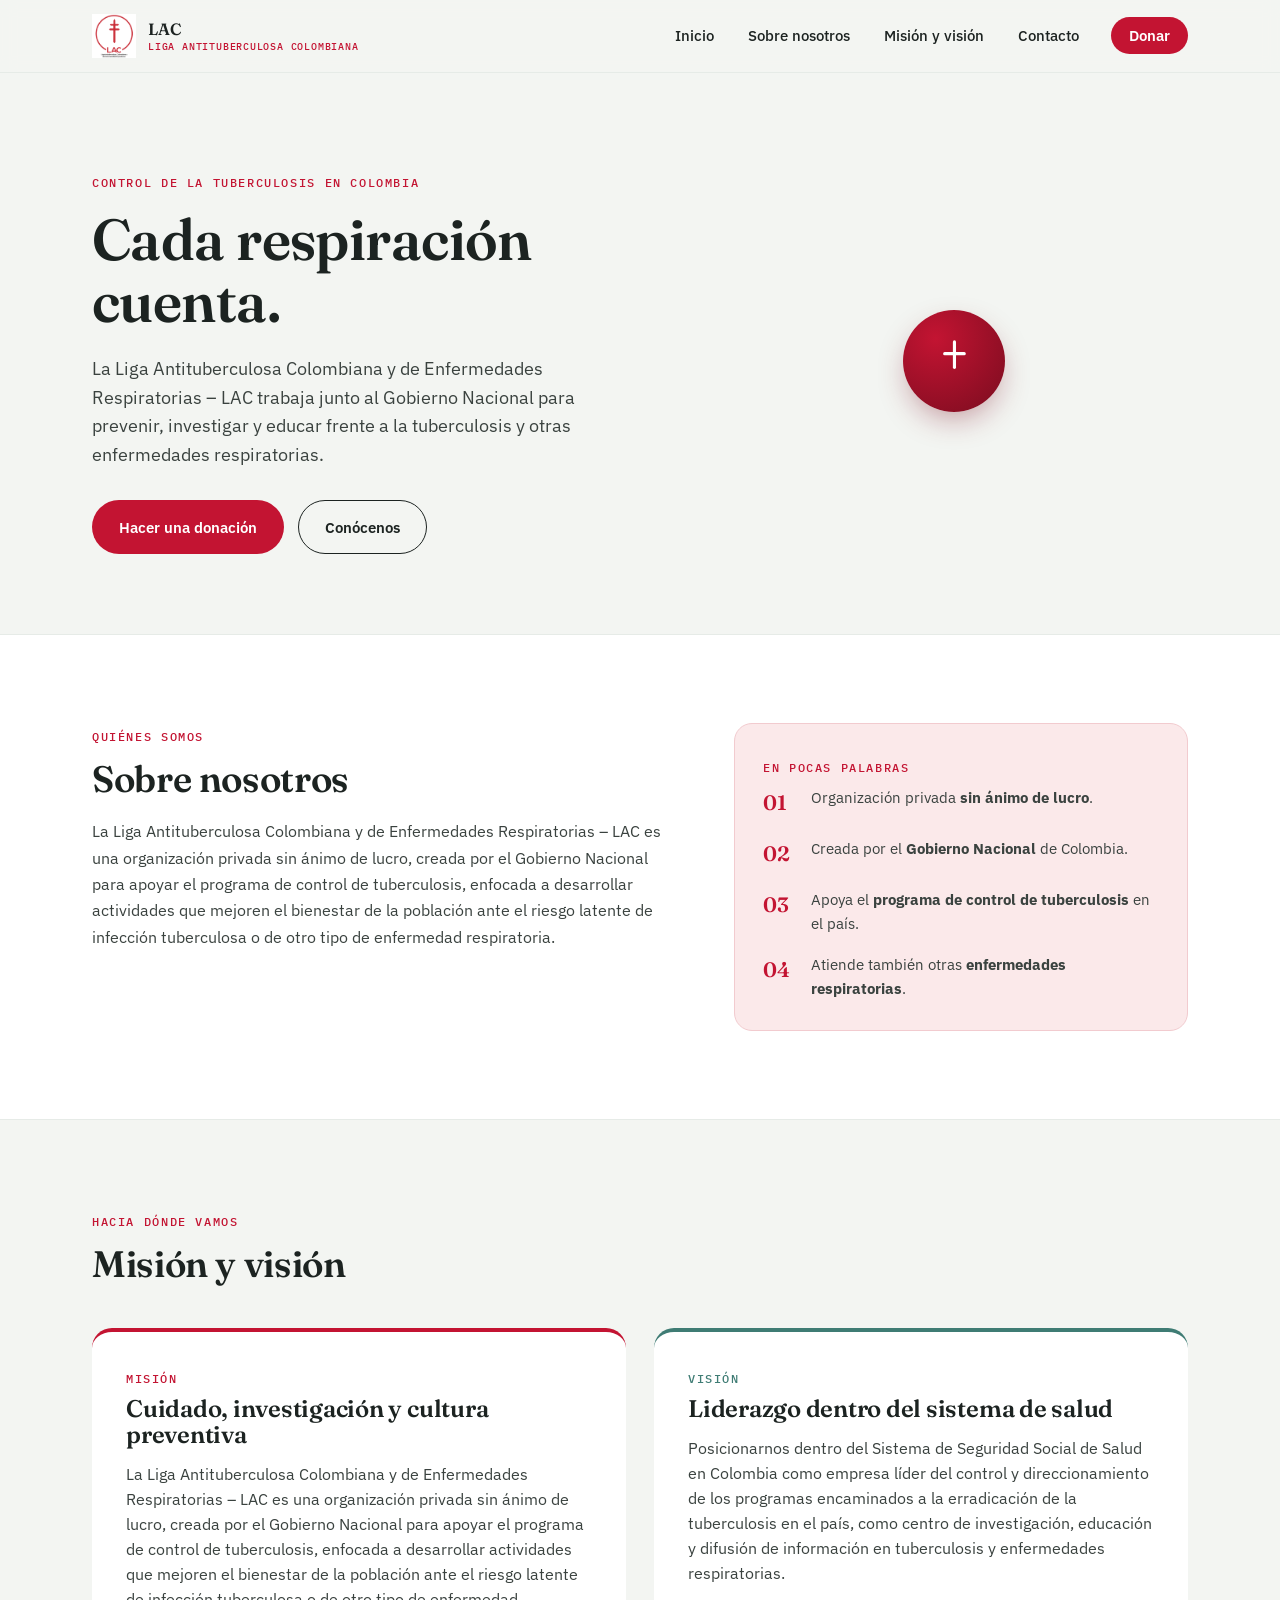
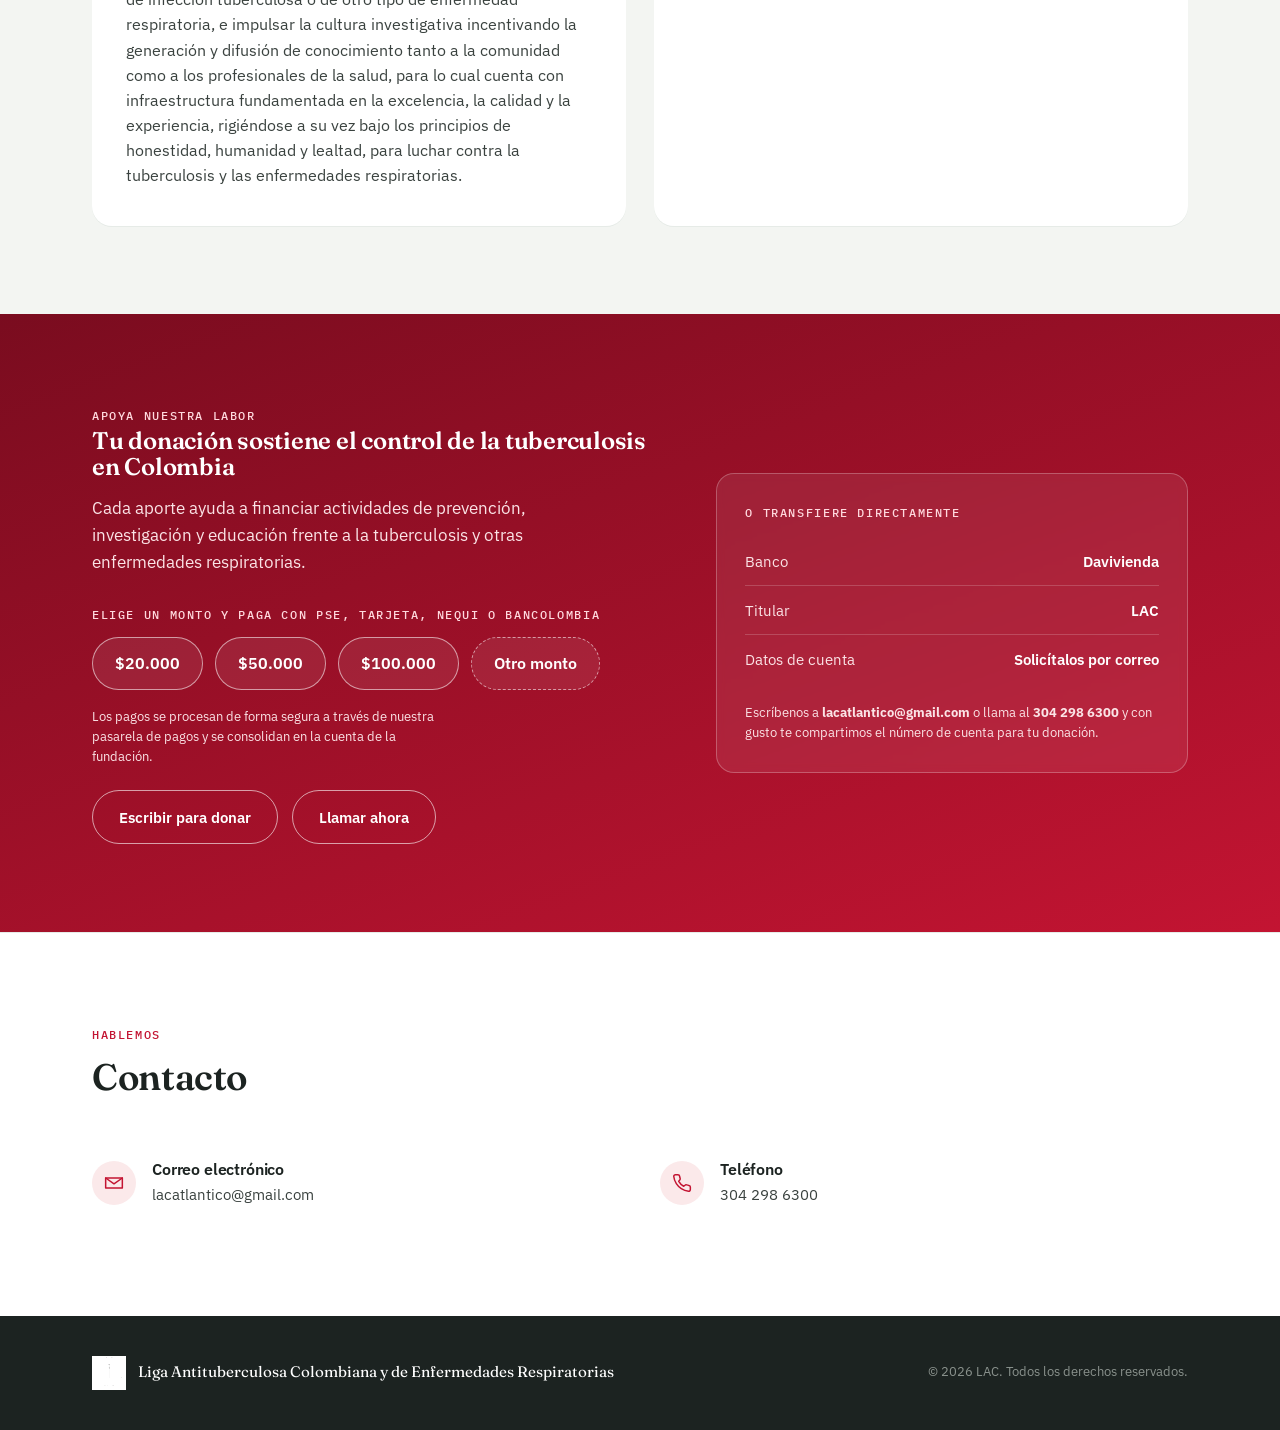
<file: index-2.html>
<!DOCTYPE html>
<html lang="es">
<head>
<meta charset="UTF-8">
<meta name="viewport" content="width=device-width, initial-scale=1.0">
<title>LAC — Liga Antituberculosa Colombiana y de Enfermedades Respiratorias</title>
<link rel="preconnect" href="https://fonts.googleapis.com">
<link href="https://fonts.googleapis.com/css2?family=Fraunces:opsz,wght@9..144,400;9..144,500;9..144,600;9..144,700&family=IBM+Plex+Sans:wght@400;500;600;700&family=IBM+Plex+Mono:wght@500&display=swap" rel="stylesheet">
<style>
  :root{
    --red: #C31432;
    --red-dark: #7A0C1F;
    --red-tint: #FBE9EA;
    --ink: #1C2321;
    --paper: #F3F5F2;
    --mist: #E6EBE7;
    --breath: #3F7C74;
    --white: #FFFFFF;
    --max: 1160px;
  }
  *{box-sizing:border-box; margin:0; padding:0;}
  html{scroll-behavior:smooth;}
  body{
    font-family:'IBM Plex Sans', sans-serif;
    color:var(--ink);
    background:var(--paper);
    line-height:1.6;
    -webkit-font-smoothing:antialiased;
  }
  img{max-width:100%; display:block;}
  a{color:inherit;}
  h1,h2,h3{font-family:'Fraunces', serif; font-weight:600; line-height:1.08; letter-spacing:-0.01em;}
  .eyebrow{
    font-family:'IBM Plex Mono', monospace;
    font-size:0.72rem;
    letter-spacing:0.14em;
    text-transform:uppercase;
    color:var(--red);
    font-weight:500;
  }
  .wrap{max-width:var(--max); margin:0 auto; padding:0 32px;}
  @media (max-width:640px){ .wrap{padding:0 20px;} }

  /* skip link */
  .skip-link{position:absolute; left:-999px; top:0; background:var(--red); color:white; padding:10px 16px; z-index:999;}
  .skip-link:focus{left:12px; top:12px;}

  /* header */
  header{
    position:sticky; top:0; z-index:100;
    background:rgba(243,245,242,0.92);
    backdrop-filter:blur(8px);
    border-bottom:1px solid var(--mist);
  }
  .nav-inner{
    display:flex; align-items:center; justify-content:space-between;
    padding:14px 32px; max-width:var(--max); margin:0 auto;
  }
  .brand{display:flex; align-items:center; gap:12px; text-decoration:none;}
  .brand img{height:44px; width:auto;}
  .brand-text{font-family:'Fraunces', serif; font-weight:600; font-size:1.02rem; line-height:1.15; color:var(--ink);}
  .brand-text span{display:block; font-family:'IBM Plex Mono', monospace; font-weight:500; font-size:0.62rem; letter-spacing:0.08em; text-transform:uppercase; color:var(--red); margin-top:2px;}
  nav ul{display:flex; gap:30px; list-style:none;}
  nav a{
    font-size:0.92rem; font-weight:500; text-decoration:none; color:var(--ink);
    padding:6px 2px; border-bottom:2px solid transparent; transition:border-color .2s, color .2s;
  }
  nav a:hover, nav a:focus-visible{border-color:var(--red); color:var(--red-dark);}
  .nav-cta{
    background:var(--red); color:white !important; padding:9px 18px !important;
    border-radius:100px; font-weight:600 !important; border:none !important;
  }
  .nav-cta:hover{background:var(--red-dark);}
  .menu-toggle{display:none;}
  @media (max-width:860px){
    nav ul{position:fixed; inset:64px 0 auto 0; background:var(--white); flex-direction:column; gap:0; border-bottom:1px solid var(--mist);
      transform:translateY(-120%); transition:transform .25s ease; padding:8px 0;}
    nav ul.open{transform:translateY(0);}
    nav ul li{width:100%;}
    nav a{display:block; padding:14px 32px; border-bottom:1px solid var(--mist); border-left:0;}
    .nav-cta{margin:14px 32px; text-align:center;}
    .menu-toggle{display:block; background:none; border:none; font-size:1.6rem; cursor:pointer; color:var(--ink); line-height:1;}
  }

  /* hero */
  .hero{position:relative; overflow:hidden; padding:96px 0 80px;}
  .hero-grid{display:grid; grid-template-columns:1.1fr 0.9fr; gap:56px; align-items:center;}
  @media (max-width:860px){ .hero-grid{grid-template-columns:1fr;} .hero{padding:56px 0 48px;} }
  .hero h1{font-size:clamp(2.3rem, 5vw, 3.6rem); margin:14px 0 22px; color:var(--ink);}
  .hero p.lead{font-size:1.12rem; max-width:46ch; color:#3A423F; margin-bottom:30px;}
  .btn-row{display:flex; gap:14px; flex-wrap:wrap;}
  .btn{
    display:inline-flex; align-items:center; gap:8px; padding:14px 26px; border-radius:100px;
    font-weight:600; font-size:0.95rem; text-decoration:none; border:1.5px solid transparent; cursor:pointer;
    transition:transform .15s ease, background .2s, color .2s, border-color .2s;
  }
  .btn:hover{transform:translateY(-1px);}
  .btn-primary{background:var(--red); color:white;}
  .btn-primary:hover{background:var(--red-dark);}
  .btn-ghost{border-color:var(--ink); color:var(--ink); background:transparent;}
  .btn-ghost:hover{border-color:var(--red); color:var(--red-dark);}

  /* breathing rings signature */
  .breath-wrap{
    position:relative; aspect-ratio:1/1; max-width:420px; margin:0 auto;
    display:flex; align-items:center; justify-content:center;
  }
  .ring{
    position:absolute; border-radius:50%; border:1.5px solid var(--red);
    opacity:0; animation:breathe 6s ease-in-out infinite;
  }
  .ring.r1{width:38%; height:38%; animation-delay:0s;}
  .ring.r2{width:38%; height:38%; animation-delay:1.5s;}
  .ring.r3{width:38%; height:38%; animation-delay:3s;}
  .ring.r4{width:38%; height:38%; animation-delay:4.5s;}
  @keyframes breathe{
    0%{ transform:scale(1); opacity:0; border-color:var(--red);}
    12%{ opacity:0.55; }
    55%{ transform:scale(2.6); opacity:0; border-color:var(--breath);}
    100%{ opacity:0; transform:scale(2.6);}
  }
  .breath-core{
    position:relative; z-index:2; width:34%; height:34%; border-radius:50%;
    background:radial-gradient(circle at 32% 28%, var(--red) 0%, var(--red-dark) 100%);
    display:flex; align-items:center; justify-content:center;
    box-shadow:0 12px 32px -8px rgba(122,12,31,0.45);
  }
  .breath-core svg{width:46%; height:46%;}
  @media (prefers-reduced-motion: reduce){
    .ring{animation:none; opacity:0.25;}
  }

  /* section basics */
  section{padding:88px 0;}
  @media (max-width:640px){ section{padding:56px 0;} }
  .section-head{max-width:640px; margin-bottom:44px;}
  .section-head h2{font-size:clamp(1.7rem, 3.4vw, 2.3rem); margin-top:10px;}

  /* sobre nosotros */
  .about{background:var(--white); border-top:1px solid var(--mist); border-bottom:1px solid var(--mist);}
  .about-grid{display:grid; grid-template-columns:1.3fr 1fr; gap:52px; align-items:start;}
  @media (max-width:860px){ .about-grid{grid-template-columns:1fr;} }
  .about p{font-size:1.03rem; color:#3A423F; max-width:62ch;}
  .fact-card{
    background:var(--red-tint); border:1px solid #F2CBCF; border-radius:18px; padding:30px 28px;
  }
  .fact-card .eyebrow{margin-bottom:10px;}
  .fact-card ul{list-style:none; display:flex; flex-direction:column; gap:18px; margin-top:6px;}
  .fact-card li{display:flex; gap:14px; align-items:flex-start;}
  .fact-num{font-family:'Fraunces', serif; font-weight:600; font-size:1.3rem; color:var(--red); min-width:34px;}
  .fact-text{font-size:0.92rem; color:#3A423F;}

  /* mision vision */
  .mv{background:var(--paper);}
  .mv-grid{display:grid; grid-template-columns:1fr 1fr; gap:28px;}
  @media (max-width:760px){ .mv-grid{grid-template-columns:1fr;} }
  .mv-card{
    background:var(--white); border-radius:20px; padding:38px 34px;
    border-top:4px solid var(--red); box-shadow:0 1px 0 var(--mist);
    position:relative; overflow:hidden;
  }
  .mv-card.vision{border-top-color:var(--breath);}
  .mv-card .eyebrow{display:block; margin-bottom:8px;}
  .mv-card.vision .eyebrow{color:var(--breath);}
  .mv-card h3{font-size:1.5rem; margin-bottom:14px;}
  .mv-card p{color:#3A423F; font-size:0.98rem;}
  .mv-icon{
    position:absolute; right:-18px; top:-18px; width:96px; height:96px; opacity:0.06;
  }

  /* donaciones */
  .donate{
    background:linear-gradient(160deg, var(--red-dark), var(--red));
    color:white;
  }
  .donate .eyebrow{color:#FFD9DE;}
  .donate h2{color:white;}
  .donate-grid{display:grid; grid-template-columns:1.1fr 0.9fr; gap:48px; align-items:center;}
  @media (max-width:860px){ .donate-grid{grid-template-columns:1fr;} }
  .donate p.lead{color:#FBE3E6; max-width:52ch; font-size:1.05rem;}
  .bank-card{
    background:rgba(255,255,255,0.08); border:1px solid rgba(255,255,255,0.25);
    border-radius:18px; padding:30px 28px; backdrop-filter:blur(4px);
  }
  .bank-card .eyebrow{color:#FFD9DE; margin-bottom:14px; display:block;}
  .bank-row{display:flex; justify-content:space-between; padding:12px 0; border-bottom:1px solid rgba(255,255,255,0.18); font-size:0.95rem;}
  .bank-row:last-of-type{border-bottom:none;}
  .bank-row span:first-child{color:#FBE3E6;}
  .bank-row span:last-child{font-weight:600; text-align:right;}
  .bank-note{margin-top:18px; font-size:0.84rem; color:#FBE3E6; line-height:1.5;}
  .donate .btn-primary{background:white; color:var(--red-dark);}
  .donate .btn-primary:hover{background:#FFE7E9;}
  .donate .btn-ghost{border-color:rgba(255,255,255,0.6); color:white;}
  .donate .btn-ghost:hover{border-color:white;}

  /* chips de monto rápido */
  .amount-block{margin-top:30px;}
  .amount-label{display:block; color:#FBE3E6; margin-bottom:12px;}
  .chip-grid{display:flex; flex-wrap:wrap; gap:12px;}
  .chip{
    display:inline-flex; align-items:center; justify-content:center;
    padding:13px 22px; border-radius:100px; background:rgba(255,255,255,0.08);
    border:1.5px solid rgba(255,255,255,0.55); color:white; text-decoration:none;
    font-weight:600; font-size:0.98rem; transition:background .18s, border-color .18s, transform .15s;
  }
  .chip:hover, .chip:focus-visible{background:white; color:var(--red-dark); border-color:white; transform:translateY(-1px);}
  .chip-custom{border-style:dashed;}
  .chip-note{margin-top:16px; font-size:0.84rem; color:#FBE3E6; max-width:44ch; line-height:1.5;}

  /* contacto */
  .contact{background:var(--white); border-top:1px solid var(--mist);}
  .contact-grid{display:grid; grid-template-columns:1fr 1fr; gap:40px;}
  @media (max-width:760px){ .contact-grid{grid-template-columns:1fr;} }
  .contact-item{display:flex; gap:16px; align-items:flex-start; padding:20px 0;}
  .contact-icon{
    width:44px; height:44px; border-radius:50%; background:var(--red-tint); color:var(--red);
    display:flex; align-items:center; justify-content:center; flex-shrink:0;
  }
  .contact-item h3{font-size:1rem; font-family:'IBM Plex Sans'; font-weight:600; margin-bottom:4px;}
  .contact-item a, .contact-item p{color:#3A423F; text-decoration:none; font-size:0.95rem;}
  .contact-item a:hover{color:var(--red);}

  footer{background:var(--ink); color:#C7CDC9; padding:40px 0;}
  .footer-inner{display:flex; justify-content:space-between; align-items:center; flex-wrap:wrap; gap:16px;}
  .footer-brand{display:flex; align-items:center; gap:12px;}
  .footer-brand img{height:34px; filter:grayscale(1) brightness(2.6);}
  .footer-brand span{font-family:'Fraunces', serif; font-size:0.95rem; color:white;}
  footer p.small{font-size:0.8rem; color:#8A928D;}
</style>
</head>
<body>
<a href="#main" class="skip-link">Saltar al contenido</a>

<header>
  <div class="nav-inner">
    <a href="#" class="brand">
      <img src="[data-uri]" alt="Logotipo LAC">
      <span class="brand-text">LAC<span>Liga Antituberculosa Colombiana</span></span>
    </a>
    <button class="menu-toggle" id="menuToggle" aria-label="Abrir menú" aria-expanded="false">☰</button>
    <nav>
      <ul id="navList">
        <li><a href="#inicio">Inicio</a></li>
        <li><a href="#sobre-nosotros">Sobre nosotros</a></li>
        <li><a href="#mision-vision">Misión y visión</a></li>
        <li><a href="#contacto">Contacto</a></li>
        <li><a href="#donaciones" class="nav-cta">Donar</a></li>
      </ul>
    </nav>
  </div>
</header>

<main id="main">

  <!-- HERO -->
  <section class="hero" id="inicio">
    <div class="wrap hero-grid">
      <div>
        <span class="eyebrow">Control de la tuberculosis en Colombia</span>
        <h1>Cada respiración cuenta.</h1>
        <p class="lead">La Liga Antituberculosa Colombiana y de Enfermedades Respiratorias – LAC trabaja junto al Gobierno Nacional para prevenir, investigar y educar frente a la tuberculosis y otras enfermedades respiratorias.</p>
        <div class="btn-row">
          <a href="#donaciones" class="btn btn-primary">Hacer una donación</a>
          <a href="#sobre-nosotros" class="btn btn-ghost">Conócenos</a>
        </div>
      </div>
      <div class="breath-wrap" aria-hidden="true">
        <div class="ring r1"></div>
        <div class="ring r2"></div>
        <div class="ring r3"></div>
        <div class="ring r4"></div>
        <div class="breath-core">
          <svg viewBox="0 0 24 24" fill="none" stroke="white" stroke-width="1.6" stroke-linecap="round" stroke-linejoin="round">
            <path d="M12 2v13"/>
            <path d="M7 8h10"/>
          </svg>
        </div>
      </div>
    </div>
  </section>

  <!-- SOBRE NOSOTROS -->
  <section class="about" id="sobre-nosotros">
    <div class="wrap about-grid">
      <div>
        <span class="eyebrow">Quiénes somos</span>
        <h2 style="margin-top:10px; font-size:clamp(1.7rem,3.4vw,2.3rem);">Sobre nosotros</h2>
        <p style="margin-top:20px;">La Liga Antituberculosa Colombiana y de Enfermedades Respiratorias – LAC es una organización privada sin ánimo de lucro, creada por el Gobierno Nacional para apoyar el programa de control de tuberculosis, enfocada a desarrollar actividades que mejoren el bienestar de la población ante el riesgo latente de infección tuberculosa o de otro tipo de enfermedad respiratoria.</p>
      </div>
      <div class="fact-card">
        <span class="eyebrow">En pocas palabras</span>
        <ul>
          <li><span class="fact-num">01</span><span class="fact-text">Organización privada <strong>sin ánimo de lucro</strong>.</span></li>
          <li><span class="fact-num">02</span><span class="fact-text">Creada por el <strong>Gobierno Nacional</strong> de Colombia.</span></li>
          <li><span class="fact-num">03</span><span class="fact-text">Apoya el <strong>programa de control de tuberculosis</strong> en el país.</span></li>
          <li><span class="fact-num">04</span><span class="fact-text">Atiende también otras <strong>enfermedades respiratorias</strong>.</span></li>
        </ul>
      </div>
    </div>
  </section>

  <!-- MISION Y VISION -->
  <section class="mv" id="mision-vision">
    <div class="wrap">
      <div class="section-head">
        <span class="eyebrow">Hacia dónde vamos</span>
        <h2>Misión y visión</h2>
      </div>
      <div class="mv-grid">
        <div class="mv-card mision">
          <span class="eyebrow">Misión</span>
          <h3>Cuidado, investigación y cultura preventiva</h3>
          <p>La Liga Antituberculosa Colombiana y de Enfermedades Respiratorias – LAC es una organización privada sin ánimo de lucro, creada por el Gobierno Nacional para apoyar el programa de control de tuberculosis, enfocada a desarrollar actividades que mejoren el bienestar de la población ante el riesgo latente de infección tuberculosa o de otro tipo de enfermedad respiratoria, e impulsar la cultura investigativa incentivando la generación y difusión de conocimiento tanto a la comunidad como a los profesionales de la salud, para lo cual cuenta con infraestructura fundamentada en la excelencia, la calidad y la experiencia, rigiéndose a su vez bajo los principios de honestidad, humanidad y lealtad, para luchar contra la tuberculosis y las enfermedades respiratorias.</p>
        </div>
        <div class="mv-card vision">
          <span class="eyebrow">Visión</span>
          <h3>Liderazgo dentro del sistema de salud</h3>
          <p>Posicionarnos dentro del Sistema de Seguridad Social de Salud en Colombia como empresa líder del control y direccionamiento de los programas encaminados a la erradicación de la tuberculosis en el país, como centro de investigación, educación y difusión de información en tuberculosis y enfermedades respiratorias.</p>
        </div>
      </div>
    </div>
  </section>

  <!-- DONACIONES -->
  <section class="donate" id="donaciones">
    <div class="wrap donate-grid">
      <div>
        <span class="eyebrow">Apoya nuestra labor</span>
        <h2>Tu donación sostiene el control de la tuberculosis en Colombia</h2>
        <p class="lead" style="margin-top:16px;">Cada aporte ayuda a financiar actividades de prevención, investigación y educación frente a la tuberculosis y otras enfermedades respiratorias.</p>

        <div class="amount-block">
          <span class="eyebrow amount-label">Elige un monto y paga con PSE, tarjeta, Nequi o Bancolombia</span>
          <div class="chip-grid">
            <!-- TODO: reemplazar cada href por el "link de pago" o "botón de pago" generado en tu pasarela (ePayco, PayU, etc.) para ese monto -->
            <a class="chip" href="#" data-donation-amount="20000" target="_blank" rel="noopener">$20.000</a>
            <a class="chip" href="#" data-donation-amount="50000" target="_blank" rel="noopener">$50.000</a>
            <a class="chip" href="#" data-donation-amount="100000" target="_blank" rel="noopener">$100.000</a>
            <a class="chip chip-custom" href="#" data-donation-amount="open" target="_blank" rel="noopener">Otro monto</a>
          </div>
          <p class="chip-note">Los pagos se procesan de forma segura a través de nuestra pasarela de pagos y se consolidan en la cuenta de la fundación.</p>
        </div>

        <div class="btn-row" style="margin-top:24px;">
          <a href="mailto:lacatlantico@gmail.com?subject=Quiero%20hacer%20una%20donaci%C3%B3n" class="btn btn-ghost">Escribir para donar</a>
          <a href="tel:3042986300" class="btn btn-ghost">Llamar ahora</a>
        </div>
      </div>
      <div class="bank-card">
        <span class="eyebrow">O transfiere directamente</span>
        <div class="bank-row"><span>Banco</span><span>Davivienda</span></div>
        <div class="bank-row"><span>Titular</span><span>LAC</span></div>
        <div class="bank-row"><span>Datos de cuenta</span><span>Solicítalos por correo</span></div>
        <p class="bank-note">Escríbenos a <strong>lacatlantico@gmail.com</strong> o llama al <strong>304 298 6300</strong> y con gusto te compartimos el número de cuenta para tu donación.</p>
      </div>
    </div>
  </section>

  <!-- CONTACTO -->
  <section class="contact" id="contacto">
    <div class="wrap">
      <div class="section-head">
        <span class="eyebrow">Hablemos</span>
        <h2>Contacto</h2>
      </div>
      <div class="contact-grid">
        <div class="contact-item">
          <div class="contact-icon">
            <svg width="20" height="20" viewBox="0 0 24 24" fill="none" stroke="currentColor" stroke-width="1.8" stroke-linecap="round" stroke-linejoin="round"><path d="M4 4h16v16H4z" opacity="0"/><path d="M22 6l-10 7L2 6"/><path d="M2 6h20v12H2z"/></svg>
          </div>
          <div>
            <h3>Correo electrónico</h3>
            <a href="mailto:lacatlantico@gmail.com">lacatlantico@gmail.com</a>
          </div>
        </div>
        <div class="contact-item">
          <div class="contact-icon">
            <svg width="20" height="20" viewBox="0 0 24 24" fill="none" stroke="currentColor" stroke-width="1.8" stroke-linecap="round" stroke-linejoin="round"><path d="M22 16.92v3a2 2 0 0 1-2.18 2 19.79 19.79 0 0 1-8.63-3.07 19.5 19.5 0 0 1-6-6 19.79 19.79 0 0 1-3.07-8.67A2 2 0 0 1 4.11 2h3a2 2 0 0 1 2 1.72c.12.9.34 1.79.65 2.65a2 2 0 0 1-.45 2.11L8.09 9.91a16 16 0 0 0 6 6l1.43-1.22a2 2 0 0 1 2.11-.45c.86.31 1.75.53 2.65.65A2 2 0 0 1 22 16.92z"/></svg>
          </div>
          <div>
            <h3>Teléfono</h3>
            <a href="tel:3042986300">304 298 6300</a>
          </div>
        </div>
      </div>
    </div>
  </section>

</main>

<footer>
  <div class="wrap footer-inner">
    <div class="footer-brand">
      <img src="[data-uri]" alt="LAC">
      <span>Liga Antituberculosa Colombiana y de Enfermedades Respiratorias</span>
    </div>
    <p class="small">© 2026 LAC. Todos los derechos reservados.</p>
  </div>
</footer>

<script>
  const toggle = document.getElementById('menuToggle');
  const navList = document.getElementById('navList');
  toggle.addEventListener('click', () => {
    const isOpen = navList.classList.toggle('open');
    toggle.setAttribute('aria-expanded', isOpen);
  });
  navList.querySelectorAll('a').forEach(a => a.addEventListener('click', () => {
    navList.classList.remove('open');
    toggle.setAttribute('aria-expanded', 'false');
  }));
</script>

</body>
</html>
</file>
